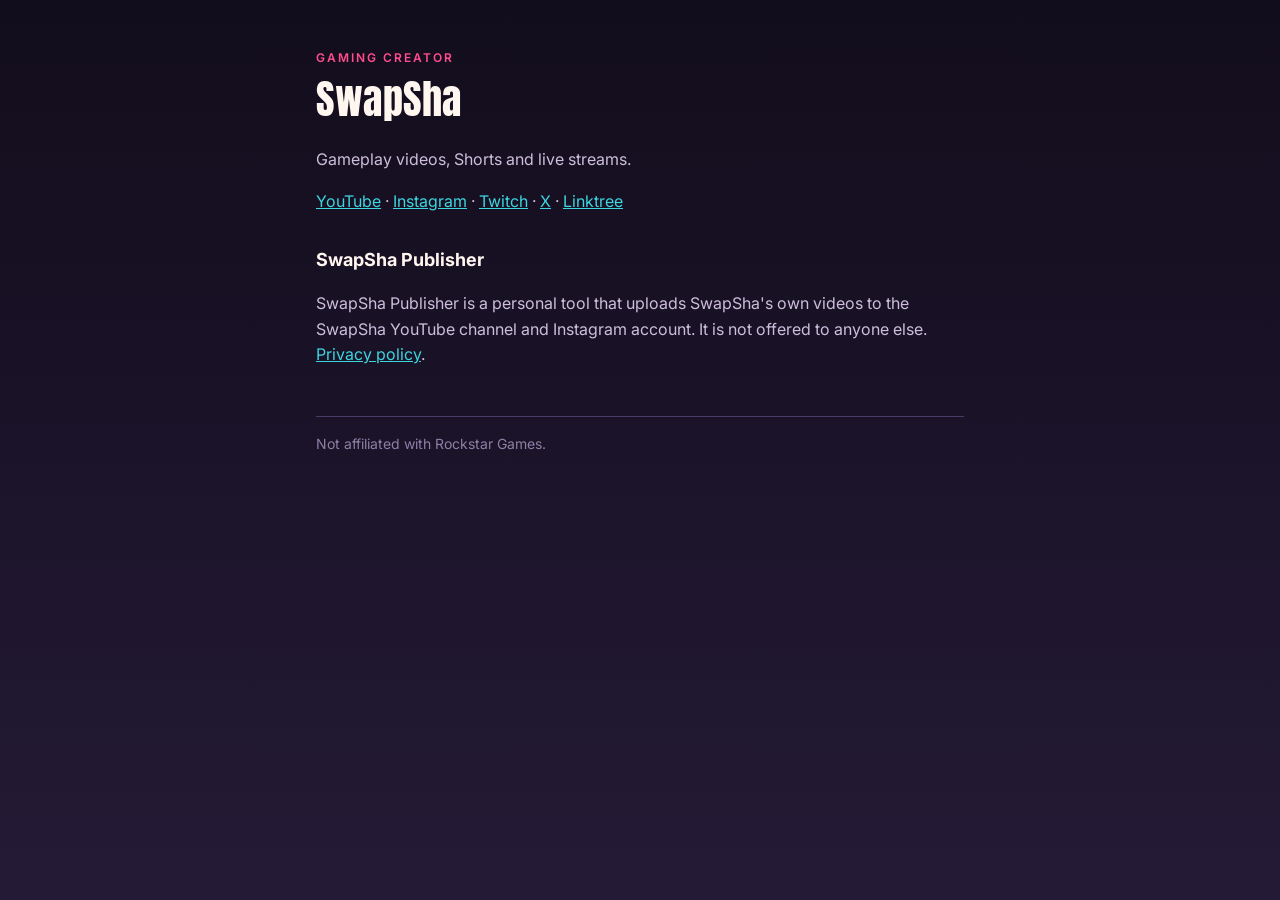
<file: index.html>
<!doctype html>
<html lang="en"><head><meta charset="utf-8"><meta name="viewport" content="width=device-width,initial-scale=1">
<title>SwapSha</title>
<link rel="preconnect" href="https://fonts.googleapis.com"><link href="https://fonts.googleapis.com/css2?family=Anton&family=Inter:wght@400;600&display=swap" rel="stylesheet">
<link rel="stylesheet" href="style.css"></head>
<body><main>
<div class="tag">Gaming creator</div>
<h1>SwapSha</h1>
<p>Gameplay videos, Shorts and live streams.</p>
<p>
<a href="https://www.youtube.com/@swapsha">YouTube</a> ·
<a href="https://www.instagram.com/swapsha">Instagram</a> ·
<a href="https://www.twitch.tv/swapsha">Twitch</a> ·
<a href="https://x.com/SwapShaOnline">X</a> ·
<a href="https://linktr.ee/swapsha">Linktree</a>
</p>
<h2>SwapSha Publisher</h2>
<p>SwapSha Publisher is a personal tool that uploads SwapSha's own videos to the SwapSha YouTube channel and Instagram account. It is not offered to anyone else. <a href="privacy.html">Privacy policy</a>.</p>
<footer>Not affiliated with Rockstar Games.</footer>
</main></body></html>
</file>
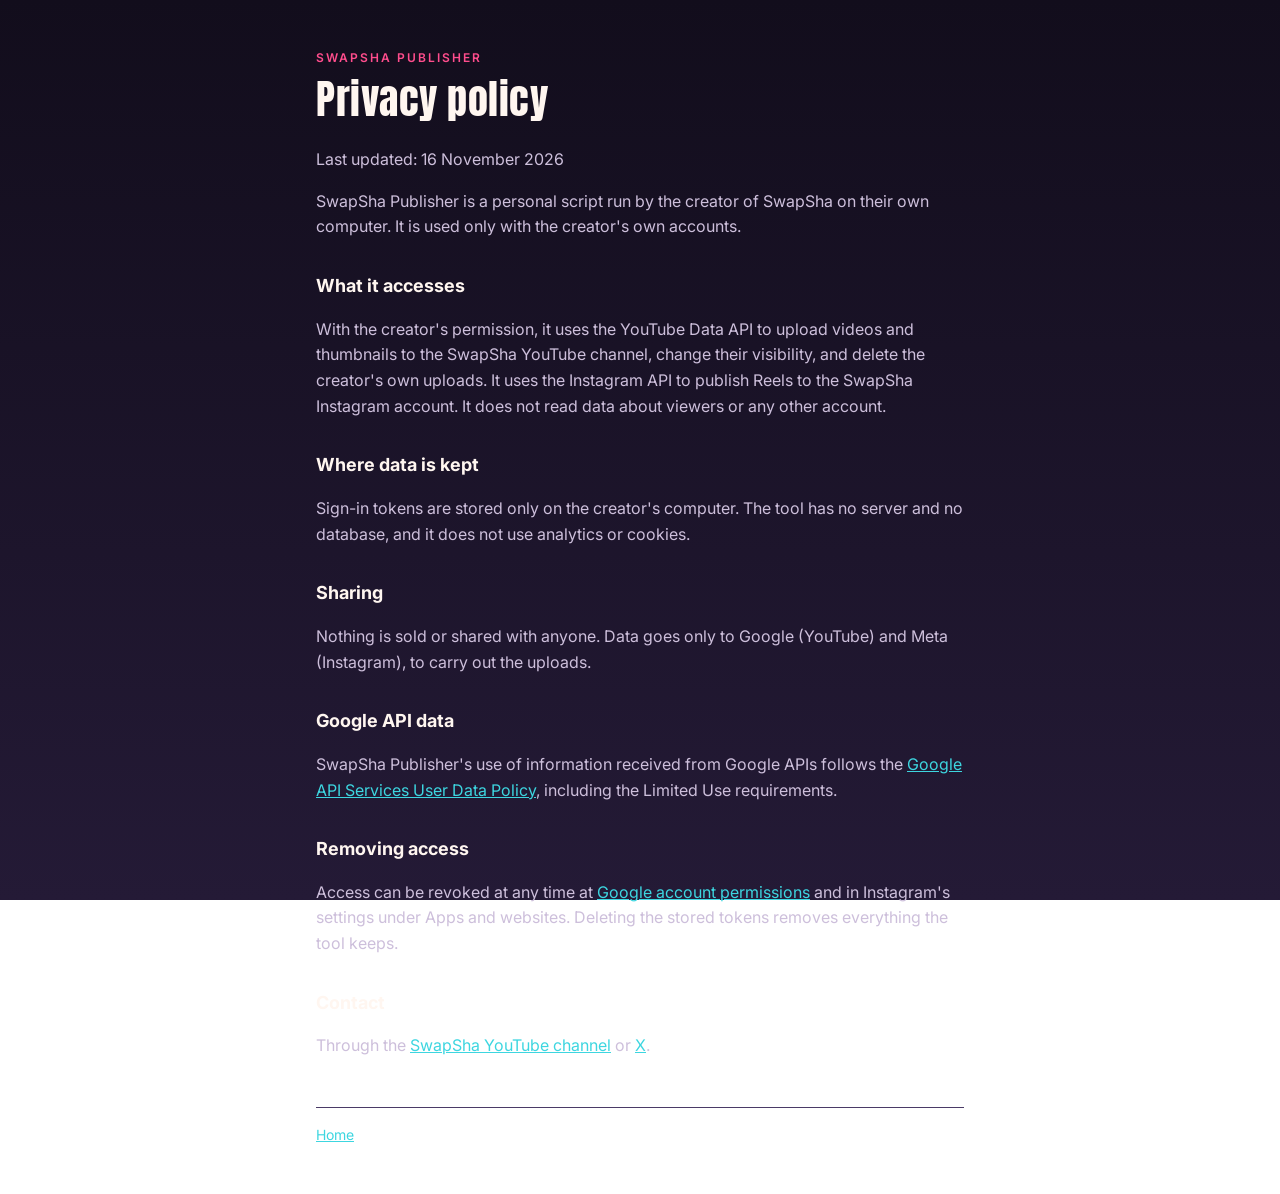
<file: privacy.html>
<!doctype html>
<html lang="en"><head><meta charset="utf-8"><meta name="viewport" content="width=device-width,initial-scale=1">
<title>SwapSha Publisher privacy</title>
<link rel="preconnect" href="https://fonts.googleapis.com"><link href="https://fonts.googleapis.com/css2?family=Anton&family=Inter:wght@400;600&display=swap" rel="stylesheet">
<link rel="stylesheet" href="style.css"></head>
<body><main>
<div class="tag">SwapSha Publisher</div>
<h1>Privacy policy</h1>
<p>Last updated: 16 November 2026</p>
<p>SwapSha Publisher is a personal script run by the creator of SwapSha on their own computer. It is used only with the creator's own accounts.</p>
<h2>What it accesses</h2>
<p>With the creator's permission, it uses the YouTube Data API to upload videos and thumbnails to the SwapSha YouTube channel, change their visibility, and delete the creator's own uploads. It uses the Instagram API to publish Reels to the SwapSha Instagram account. It does not read data about viewers or any other account.</p>
<h2>Where data is kept</h2>
<p>Sign-in tokens are stored only on the creator's computer. The tool has no server and no database, and it does not use analytics or cookies.</p>
<h2>Sharing</h2>
<p>Nothing is sold or shared with anyone. Data goes only to Google (YouTube) and Meta (Instagram), to carry out the uploads.</p>
<h2>Google API data</h2>
<p>SwapSha Publisher's use of information received from Google APIs follows the <a href="https://developers.google.com/terms/api-services-user-data-policy">Google API Services User Data Policy</a>, including the Limited Use requirements.</p>
<h2>Removing access</h2>
<p>Access can be revoked at any time at <a href="https://myaccount.google.com/permissions">Google account permissions</a> and in Instagram's settings under Apps and websites. Deleting the stored tokens removes everything the tool keeps.</p>
<h2>Contact</h2>
<p>Through the <a href="https://www.youtube.com/@swapsha">SwapSha YouTube channel</a> or <a href="https://x.com/SwapShaOnline">X</a>.</p>
<footer><a href="index.html">Home</a></footer>
</main></body></html>
</file>
<file: style.css>
:root{--night:#120D1C;--dusk:#241A36;--line:#4A3A66;--text-high:#FFF6F0;--text-mid:#CDBFDB;--text-low:#8E7FA6;--pink:#FF4D8D;--cyan:#3DD6E0}
*{box-sizing:border-box}
body{margin:0;background:linear-gradient(180deg,#120D1C 0%,#241A36 100%) fixed;color:var(--text-mid);font:16px/1.6 Inter,system-ui,-apple-system,sans-serif;min-height:100vh}
main{max-width:680px;margin:0 auto;padding:48px 16px}
h1{font-family:Anton,Impact,sans-serif;font-weight:400;color:var(--text-high);font-size:40px;letter-spacing:.5px;margin:0 0 8px}
h2{color:var(--text-high);font-size:18px;margin:32px 0 8px}
a{color:var(--cyan)}
.tag{color:var(--pink);text-transform:uppercase;letter-spacing:2px;font-size:12px;font-weight:600}
footer{margin-top:48px;padding-top:16px;border-top:1px solid var(--line);color:var(--text-low);font-size:14px}
</file>
